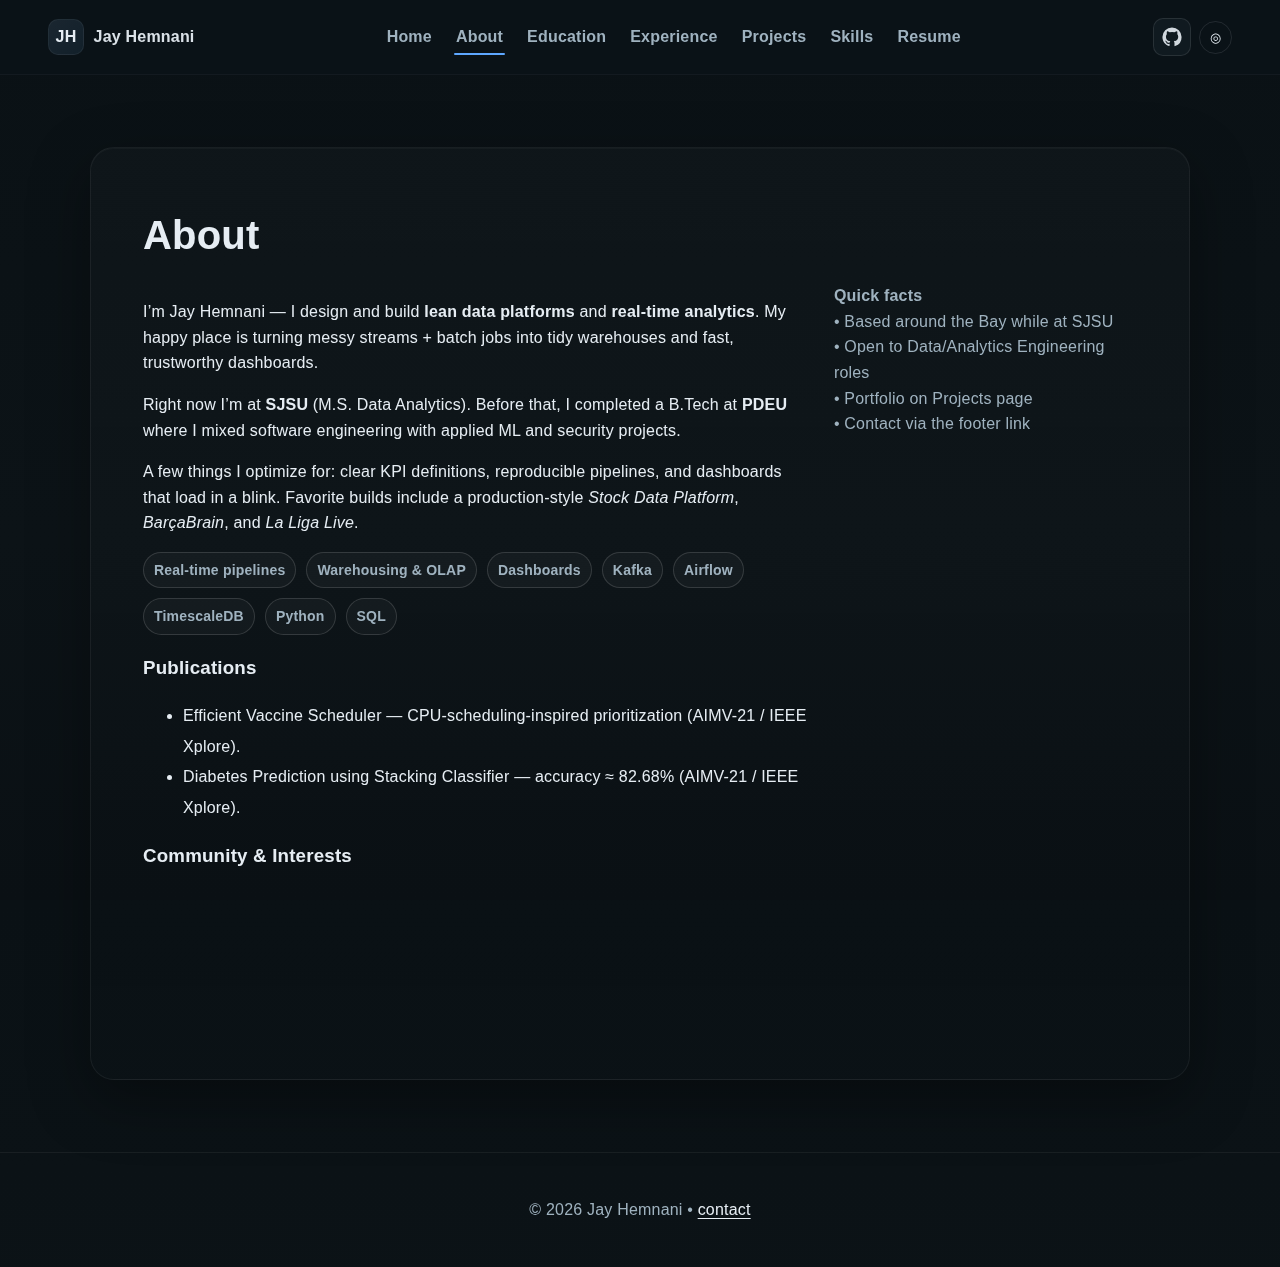
<file: about.html>
<!doctype html>
<html lang="en" data-theme="dark">
<head>
  <meta charset="utf-8"/><meta name="viewport" content="width=device-width, initial-scale=1"/>
  <title>About — Jay Hemnani</title>
  <meta name="description" content="About Jay Hemnani — data platforms & real-time analytics."/>
  <link rel="stylesheet" href="assets/style.css"/>
  <link rel="icon" href="data:image/svg+xml,%3Csvg xmlns='http://www.w3.org/2000/svg' viewBox='0 0 100 100'%3E%3Ctext y='0.82em' x='0' font-size='90'%3EJH%3C/text%3E%3C/svg%3E">
</head>
<body>
<header class="site-header">
  <a class="brand" href="index.html"><span class="brand-mark">JH</span><span class="brand-text">Jay&nbsp;Hemnani</span></a>
  <nav class="nav" aria-label="Primary">
    <button class="nav-toggle" aria-expanded="false" aria-controls="nav-list"><span class="sr-only">Menu</span><div class="burger"></div></button>
    <ul id="nav-list" class="nav-list">
      <li><a href="index.html">Home</a></li><li><a class="active" href="about.html">About</a></li>
      <li><a href="education.html">Education</a></li><li><a href="experience.html">Experience</a></li>
      <li><a href="projects.html">Projects</a></li><li><a href="skills.html">Skills</a></li><li><a href="resume.html">Resume</a></li>
    </ul>
  </nav>
  <div class="header-right">
    <a class="iconbtn" href="https://github.com/jay-hemnani" target="_blank" rel="noopener" aria-label="GitHub">
      <svg viewBox="0 0 24 24" aria-hidden="true"><path d="M12 .5A11.5 11.5 0 0 0 .5 12c0 5.08 3.29 9.39 7.86 10.9.58.11.79-.26.79-.58v-2.1c-3.2.7-3.88-1.37-3.88-1.37-.53-1.34-1.3-1.7-1.3-1.7-1.06-.72.08-.7.08-.7 1.17.08 1.78 1.2 1.78 1.2 1.04 1.77 2.74 1.26 3.41.96.11-.76.4-1.26.73-1.55-2.55-.29-5.24-1.28-5.24-5.68 0-1.25.44-2.27 1.17-3.07-.12-.29-.51-1.46.11-3.04 0 0 .97-.31 3.18 1.17a11 11 0 0 1 5.8 0c2.21-1.48 3.18-1.17 3.18-1.17.62 1.58.23 2.75.11 3.04.73.8 1.17 1.82 1.17 3.07 0 4.41-2.69 5.39-5.25 5.68.41.36.77 1.06.77 2.14v3.17c0 .33.21.7.8.58A11.51 11.51 0 0 0 23.5 12 11.5 11.5 0 0 0 12 .5z"/></svg>
    </a>
    <button id="themeBtn" class="theme-btn" aria-label="Toggle theme">◎</button>
  </div>
</header>

<main class="page">
  <article class="card">
    <h1 class="reveal">About</h1>
    <div class="two">
      <div>
        <p class="reveal">
          I’m Jay Hemnani — I design and build <strong>lean data platforms</strong> and <strong>real-time analytics</strong>.
          My happy place is turning messy streams + batch jobs into tidy warehouses and fast, trustworthy dashboards.
        </p>
        <p class="reveal">
          Right now I’m at <strong>SJSU</strong> (M.S. Data Analytics). Before that, I completed a B.Tech at
          <strong>PDEU</strong> where I mixed software engineering with applied ML and security projects.
        </p>
        <p class="reveal">
          A few things I optimize for: clear KPI definitions, reproducible pipelines, and dashboards that load in a blink.
          Favorite builds include a production-style <em>Stock Data Platform</em>, <em>BarçaBrain</em>, and
          <em>La Liga Live</em>.
        </p>

        <div class="pills reveal">
          <span>Real-time pipelines</span><span>Warehousing & OLAP</span><span>Dashboards</span>
          <span>Kafka</span><span>Airflow</span><span>TimescaleDB</span><span>Python</span><span>SQL</span>
        </div>

        <h3 class="reveal" style="margin-top:18px">Publications</h3>
        <ul class="check reveal">
          <li>Efficient Vaccine Scheduler — CPU-scheduling-inspired prioritization (AIMV-21 / IEEE Xplore).</li>
          <li>Diabetes Prediction using Stacking Classifier — accuracy ≈ 82.68% (AIMV-21 / IEEE Xplore).</li>
        </ul>

        <h3 class="reveal" style="margin-top:18px">Community & Interests</h3>
        <ul class="check reveal">
          <li>Volunteer: International Research Paper Conference at PDEU; Rural Internship — Diwaliben Trust.</li>
          <li>Graphics & events: AIMV, Cube-i-Cult, Society of Mathematics, Symmetry club.</li>
          <li>Sports & hobbies: Chess (state-level), speed-cubing (WCA), gaming, music, travel.</li>
        </ul>
      </div>

      <aside class="muted reveal">
        <strong>Quick facts</strong><br>
        • Based around the Bay while at SJSU<br>
        • Open to Data/Analytics Engineering roles<br>
        • Portfolio on Projects page<br>
        • Contact via the footer link
      </aside>
    </div>
  </article>
</main>

<footer class="site-footer">
  <p>© <span id="year"></span> Jay Hemnani • <a href="mailto:jodnani10@gmail.com">contact</a></p>
</footer>

<script src="assets/app.js"></script>
</body>
</html>
</file>
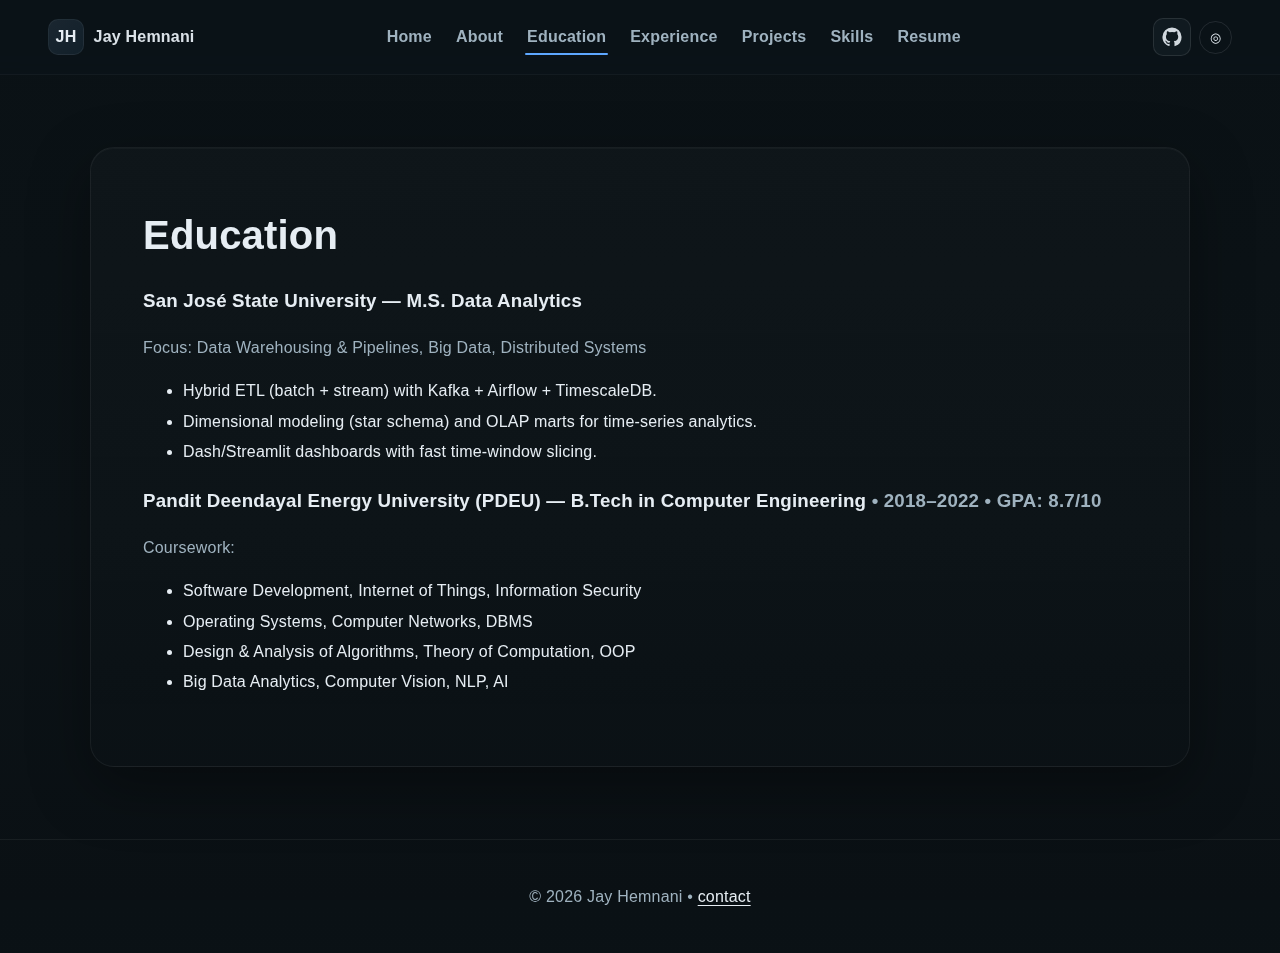
<file: education.html>
<!doctype html>
<html lang="en" data-theme="dark">
<head>
  <meta charset="utf-8"/><meta name="viewport" content="width=device-width, initial-scale=1"/>
  <title>Education — Jay Hemnani</title>
  <link rel="stylesheet" href="assets/style.css"/>
  <link rel="icon" href="data:image/svg+xml,%3Csvg xmlns='http://www.w3.org/2000/svg' viewBox='0 0 100 100'%3E%3Ctext y='0.82em' x='0' font-size='90'%3EJH%3C/text%3E%3C/svg%3E">
</head>
<body>
<header class="site-header">
  <a class="brand" href="index.html"><span class="brand-mark">JH</span><span class="brand-text">Jay&nbsp;Hemnani</span></a>
  <nav class="nav" aria-label="Primary">
    <button class="nav-toggle" aria-expanded="false" aria-controls="nav-list"><span class="sr-only">Menu</span><div class="burger"></div></button>
    <ul id="nav-list" class="nav-list">
      <li><a href="index.html">Home</a></li><li><a href="about.html">About</a></li>
      <li><a class="active" href="education.html">Education</a></li><li><a href="experience.html">Experience</a></li>
      <li><a href="projects.html">Projects</a></li><li><a href="skills.html">Skills</a></li><li><a href="resume.html">Resume</a></li>
    </ul>
  </nav>
  <div class="header-right">
    <a class="iconbtn" href="https://github.com/jay-hemnani" target="_blank" rel="noopener" aria-label="GitHub">
      <svg viewBox="0 0 24 24" aria-hidden="true"><path d="M12 .5A11.5 11.5 0 0 0 .5 12c0 5.08 3.29 9.39 7.86 10.9.58.11.79-.26.79-.58v-2.1c-3.2.7-3.88-1.37-3.88-1.37-.53-1.34-1.3-1.7-1.3-1.7-1.06-.72.08-.7.08-.7 1.17.08 1.78 1.2 1.78 1.2 1.04 1.77 2.74 1.26 3.41.96.11-.76.4-1.26.73-1.55-2.55-.29-5.24-1.28-5.24-5.68 0-1.25.44-2.27 1.17-3.07-.12-.29-.51-1.46.11-3.04 0 0 .97-.31 3.18 1.17a11 11 0 0 1 5.8 0c2.21-1.48 3.18-1.17 3.18-1.17.62 1.58.23 2.75.11 3.04.73.8 1.17 1.82 1.17 3.07 0 4.41-2.69 5.39-5.25 5.68.41.36.77 1.06.77 2.14v3.17c0 .33.21.7.8.58A11.51 11.51 0 0 0 23.5 12 11.5 11.5 0 0 0 12 .5z"/></svg>
    </a>
    <button id="themeBtn" class="theme-btn" aria-label="Toggle theme">◎</button>
  </div>
</header>

<main class="page">
  <section class="card">
    <h1 class="reveal">Education</h1>

    <div class="reveal">
      <h3>San José State University — M.S. Data Analytics</h3>
      <p class="muted">Focus: Data Warehousing & Pipelines, Big Data, Distributed Systems</p>
      <ul class="check">
        <li>Hybrid ETL (batch + stream) with Kafka + Airflow + TimescaleDB.</li>
        <li>Dimensional modeling (star schema) and OLAP marts for time-series analytics.</li>
        <li>Dash/Streamlit dashboards with fast time-window slicing.</li>
      </ul>
    </div>

    <div class="reveal" style="margin-top:18px">
      <h3>Pandit Deendayal Energy University (PDEU) — B.Tech in Computer Engineering
        <span class="muted"> • 2018–2022 • GPA: 8.7/10</span></h3>
      <p class="muted">Coursework:</p>
      <ul class="check">
        <li>Software Development, Internet of Things, Information Security</li>
        <li>Operating Systems, Computer Networks, DBMS</li>
        <li>Design & Analysis of Algorithms, Theory of Computation, OOP</li>
        <li>Big Data Analytics, Computer Vision, NLP, AI</li>
      </ul>
    </div>
  </section>
</main>

<footer class="site-footer">
  <p>© <span id="year"></span> Jay Hemnani • <a href="mailto:jodnani10@gmail.com">contact</a></p>
</footer>

<script src="assets/app.js"></script>
</body>
</html>
</file>
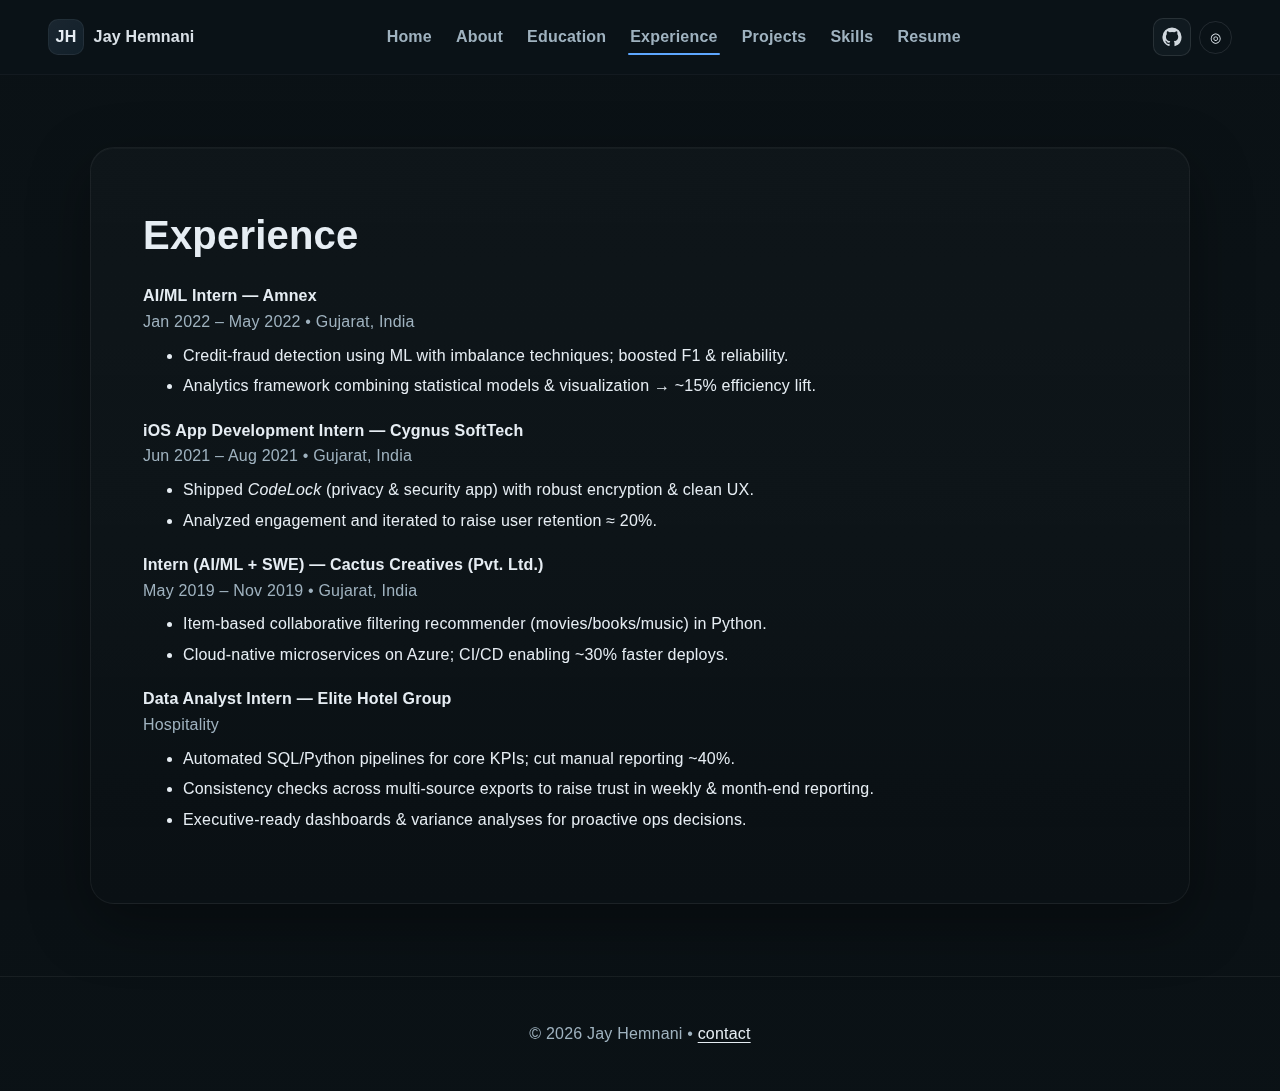
<file: experience.html>
<!doctype html>
<html lang="en" data-theme="dark">
<head>
  <meta charset="utf-8"/><meta name="viewport" content="width=device-width, initial-scale=1"/>
  <title>Experience — Jay Hemnani</title>
  <link rel="stylesheet" href="assets/style.css"/>
  <link rel="icon" href="data:image/svg+xml,%3Csvg xmlns='http://www.w3.org/2000/svg' viewBox='0 0 100 100'%3E%3Ctext y='0.82em' x='0' font-size='90'%3EJH%3C/text%3E%3C/svg%3E">
</head>
<body>
<header class="site-header">
  <a class="brand" href="index.html"><span class="brand-mark">JH</span><span class="brand-text">Jay&nbsp;Hemnani</span></a>
  <nav class="nav" aria-label="Primary">
    <button class="nav-toggle" aria-expanded="false" aria-controls="nav-list"><span class="sr-only">Menu</span><div class="burger"></div></button>
    <ul id="nav-list" class="nav-list">
      <li><a href="index.html">Home</a></li><li><a href="about.html">About</a></li><li><a href="education.html">Education</a></li>
      <li><a class="active" href="experience.html">Experience</a></li><li><a href="projects.html">Projects</a></li>
      <li><a href="skills.html">Skills</a></li><li><a href="resume.html">Resume</a></li>
    </ul>
  </nav>
  <div class="header-right">
    <a class="iconbtn" href="https://github.com/jay-hemnani" target="_blank" rel="noopener" aria-label="GitHub">
      <svg viewBox="0 0 24 24" aria-hidden="true"><path d="M12 .5A11.5 11.5 0 0 0 .5 12c0 5.08 3.29 9.39 7.86 10.9.58.11.79-.26.79-.58v-2.1c-3.2.7-3.88-1.37-3.88-1.37-.53-1.34-1.3-1.7-1.3-1.7-1.06-.72.08-.7.08-.7 1.17.08 1.78 1.2 1.78 1.2 1.04 1.77 2.74 1.26 3.41.96.11-.76.4-1.26.73-1.55-2.55-.29-5.24-1.28-5.24-5.68 0-1.25.44-2.27 1.17-3.07-.12-.29-.51-1.46.11-3.04 0 0 .97-.31 3.18 1.17a11 11 0 0 1 5.8 0c2.21-1.48 3.18-1.17 3.18-1.17.62 1.58.23 2.75.11 3.04.73.8 1.17 1.82 1.17 3.07 0 4.41-2.69 5.39-5.25 5.68.41.36.77 1.06.77 2.14v3.17c0 .33.21.7.8.58A11.51 11.51 0 0 0 23.5 12 11.5 11.5 0 0 0 12 .5z"/></svg>
    </a>
    <button id="themeBtn" class="theme-btn" aria-label="Toggle theme">◎</button>
  </div>
</header>

<main class="page">
  <section class="card">
    <h1 class="reveal">Experience</h1>

    <article class="reveal">
      <div class="role">AI/ML Intern — Amnex</div>
      <div class="submeta">Jan 2022 – May 2022 • Gujarat, India</div>
      <ul class="bullets">
        <li>Credit-fraud detection using ML with imbalance techniques; boosted F1 & reliability.</li>
        <li>Analytics framework combining statistical models & visualization → ~15% efficiency lift.</li>
      </ul>
    </article>

    <article class="reveal">
      <div class="role">iOS App Development Intern — Cygnus SoftTech</div>
      <div class="submeta">Jun 2021 – Aug 2021 • Gujarat, India</div>
      <ul class="bullets">
        <li>Shipped <em>CodeLock</em> (privacy & security app) with robust encryption & clean UX.</li>
        <li>Analyzed engagement and iterated to raise user retention ≈ 20%.</li>
      </ul>
    </article>

    <article class="reveal">
      <div class="role">Intern (AI/ML + SWE) — Cactus Creatives (Pvt. Ltd.)</div>
      <div class="submeta">May 2019 – Nov 2019 • Gujarat, India</div>
      <ul class="bullets">
        <li>Item-based collaborative filtering recommender (movies/books/music) in Python.</li>
        <li>Cloud-native microservices on Azure; CI/CD enabling ~30% faster deploys.</li>
      </ul>
    </article>

    <!-- Keep the internship you specified earlier -->
    <article class="reveal">
      <div class="role">Data Analyst Intern — Elite Hotel Group</div>
      <div class="submeta">Hospitality</div>
      <ul class="bullets">
        <li>Automated SQL/Python pipelines for core KPIs; cut manual reporting ~40%.</li>
        <li>Consistency checks across multi-source exports to raise trust in weekly & month-end reporting.</li>
        <li>Executive-ready dashboards & variance analyses for proactive ops decisions.</li>
      </ul>
    </article>
  </section>
</main>

<footer class="site-footer">
  <p>© <span id="year"></span> Jay Hemnani • <a href="mailto:jodnani10@gmail.com">contact</a></p>
</footer>

<script src="assets/app.js"></script>
</body>
</html>
</file>
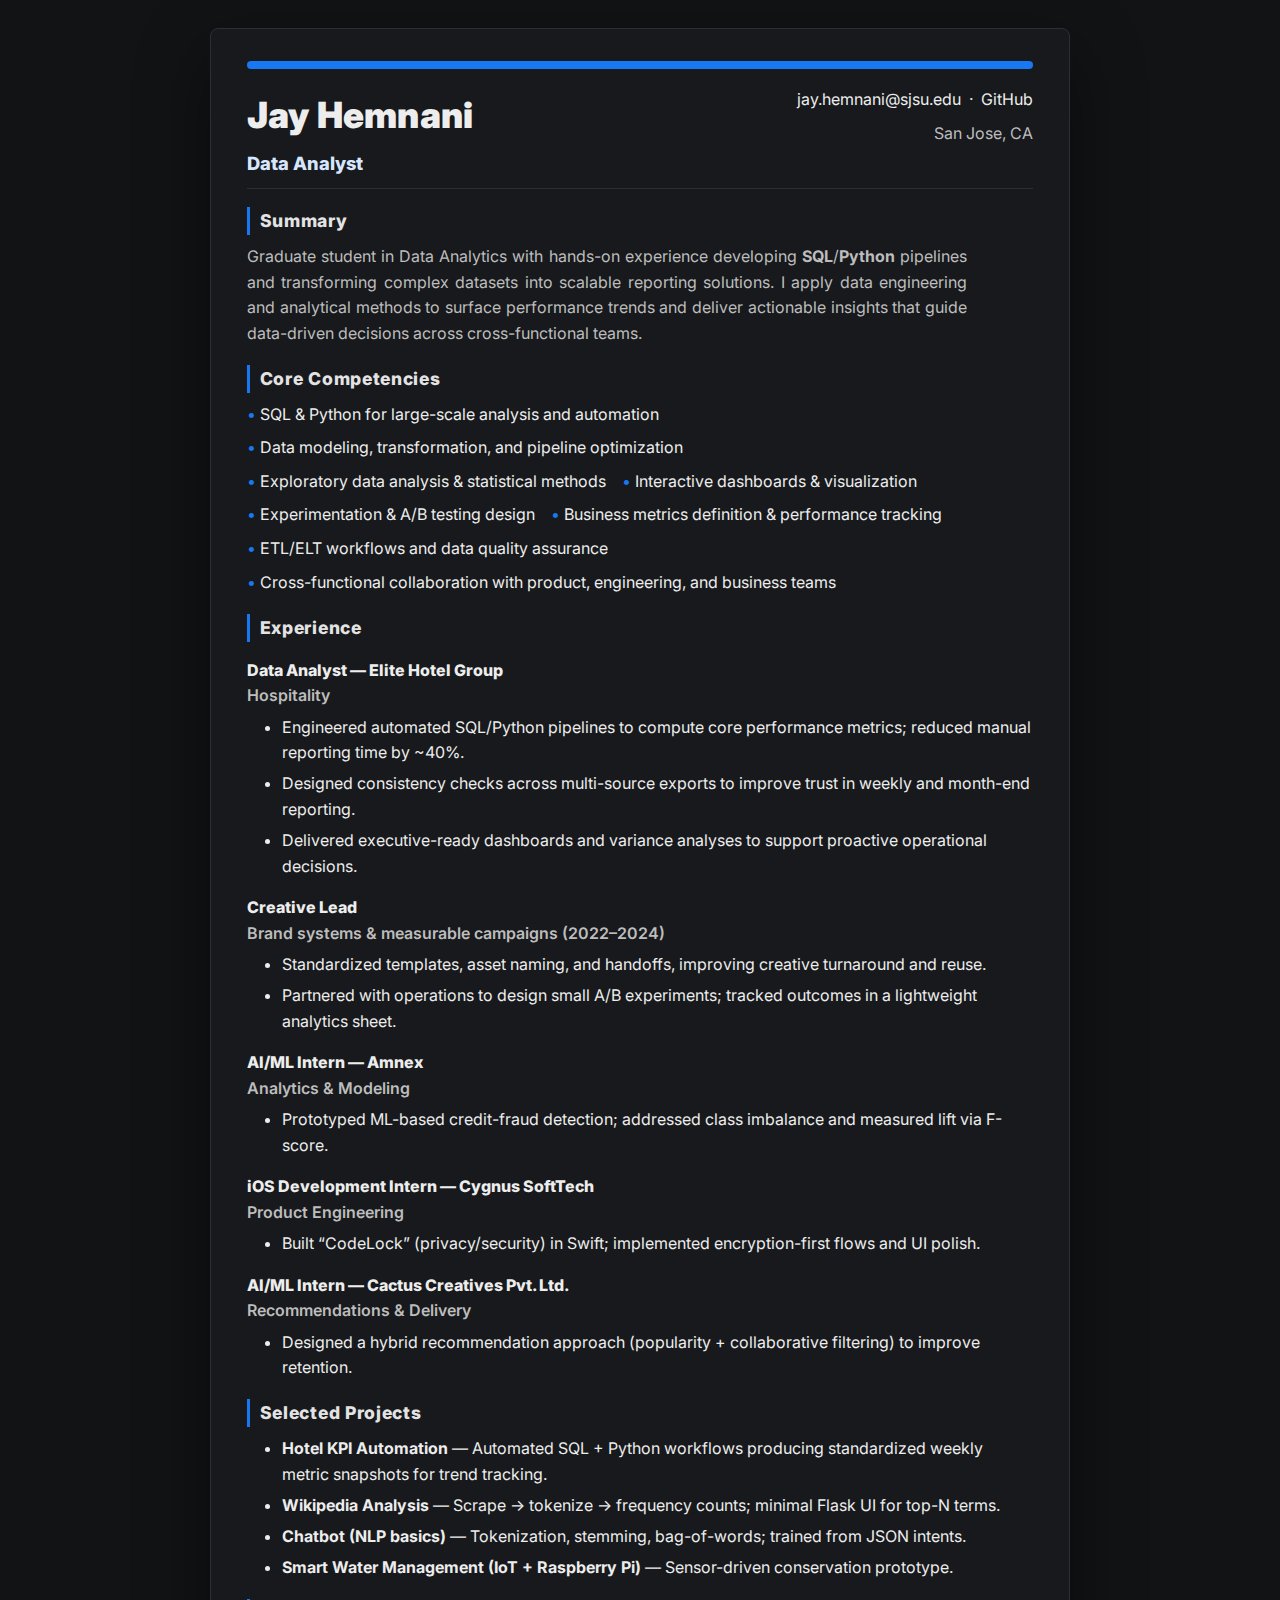
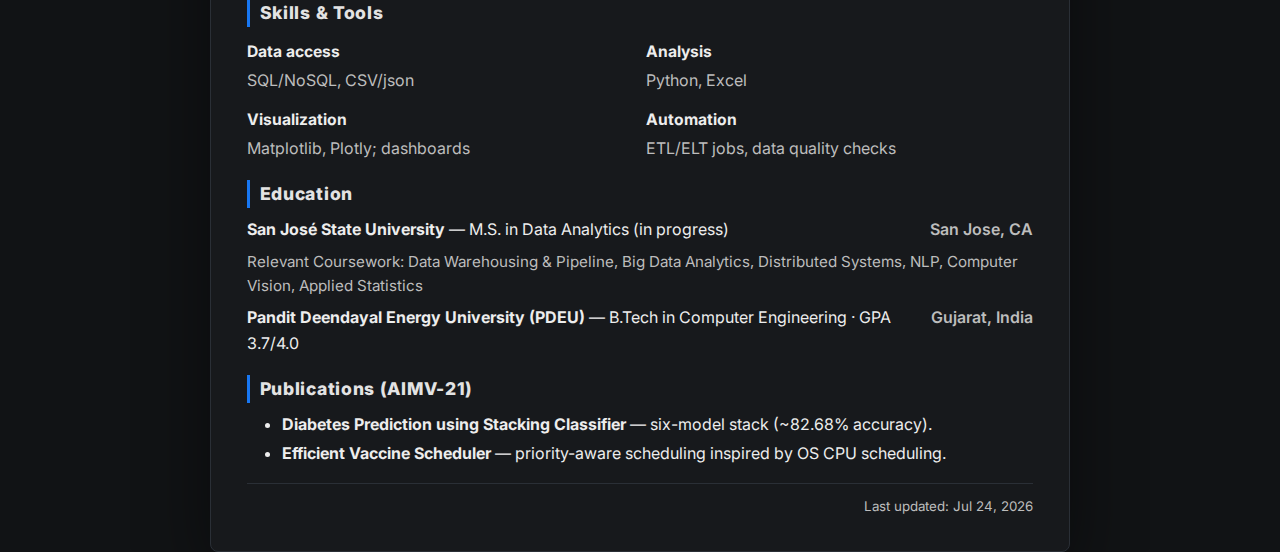
<file: index_da.html>
<!-- index.html -->
<!DOCTYPE html>
<html lang="en">
<head>
  <meta charset="UTF-8" />
  <meta name="viewport" content="width=device-width, initial-scale=1" />
  <title>Jay Hemnani — Data Analyst</title>
  <meta name="description" content="Data Analyst specializing in SQL/Python analytics, scalable reporting, and automation. M.S. Data Analytics @ SJSU." />
  <meta name="theme-color" content="#111315" />
  <link rel="canonical" href="https://www.jayhemnani.me/" />

  <!-- Open Graph -->
  <meta property="og:title" content="Jay Hemnani — Data Analyst" />
  <meta property="og:description" content="SQL/Python • scalable pipelines • analytics & reporting automation. M.S. Data Analytics @ SJSU." />
  <meta property="og:type" content="website" />
  <meta property="og:url" content="https://www.jayhemnani.me/" />
  <meta property="og:image" content="/og-image.png" />
  <meta name="twitter:card" content="summary_large_image" />

  <link rel="icon" href="/favicon.ico" />
  <link rel="preconnect" href="https://fonts.googleapis.com" />
  <link rel="preconnect" href="https://fonts.gstatic.com" crossorigin />
  <link href="https://fonts.googleapis.com/css2?family=Inter:wght@400;600;800;900&display=swap" rel="stylesheet" />
    <!-- in <head> of index_da.html -->
  <link rel="stylesheet" href="style_da.css" />
</head>
<body>
  <a class="skip-link" href="#content">Skip to content</a>

  <main id="content" class="sheet" role="document" aria-label="Resume">
    <div class="top-accent" aria-hidden="true"></div>

    <!-- Header -->
    <header class="resume-header">
      <div>
        <h1 class="name">Jay Hemnani</h1>
        <p class="tagline">Data Analyst</p>
      </div>
      <address class="contact" aria-label="Contact">
        <a href="mailto:jay.hemnani@sjsu.edu" class="contact-link">jay.hemnani@sjsu.edu</a>
        <span>·</span>
        <a href="https://github.com/jeyhemnani99" target="_blank" rel="noopener" class="contact-link">GitHub</a>
        <div class="location">San Jose, CA</div>
      </address>
    </header>

    <!-- Summary -->
    <section class="section">
      <h2 class="section-title">Summary</h2>
      <p class="lede">
        Graduate student in Data Analytics with hands-on experience developing <b>SQL</b>/<b>Python</b> pipelines and transforming complex datasets into scalable reporting solutions. I apply data engineering and analytical methods to surface performance trends and deliver actionable insights that guide data-driven decisions across cross-functional teams.
      </p>
    </section>

    <!-- Core Competencies -->
    <section class="section">
      <h2 class="section-title">Core Competencies</h2>
      <ul class="inline-list">
        <li>SQL & Python for large-scale analysis and automation </li>
        <li>Data modeling, transformation, and pipeline optimization </li>
        <li>Exploratory data analysis & statistical methods </li>
        <li>Interactive dashboards & visualization </li>
        <li>Experimentation & A/B testing design </li>
        <li>Business metrics definition & performance tracking </li>
        <li>ETL/ELT workflows and data quality assurance </li>
        <li>Cross-functional collaboration with product, engineering, and business teams </li>
      </ul>
    </section>

    <!-- Experience -->
    <section class="section">
      <h2 class="section-title">Experience</h2>

      <article class="item">
        <header class="item-head">
          <div>
            <div class="role">Data Analyst — Elite Hotel Group</div>
            <div class="submeta">Hospitality</div>
          </div>
        </header>
        <ul class="bullets">
          <li>Engineered automated SQL/Python pipelines to compute core performance metrics; reduced manual reporting time by ~40%.</li>
          <li>Designed consistency checks across multi-source exports to improve trust in weekly and month-end reporting.</li>
          <li>Delivered executive-ready dashboards and variance analyses to support proactive operational decisions.</li>
        </ul>
      </article>

      <article class="item">
        <header class="item-head">
          <div>
            <div class="role">Creative Lead</div>
            <div class="submeta">Brand systems & measurable campaigns (2022–2024)</div>
          </div>
        </header>
        <ul class="bullets">
          <li>Standardized templates, asset naming, and handoffs, improving creative turnaround and reuse.</li>
          <li>Partnered with operations to design small A/B experiments; tracked outcomes in a lightweight analytics sheet.</li>
        </ul>
      </article>

      <article class="item">
        <header class="item-head">
          <div>
            <div class="role">AI/ML Intern — Amnex</div>
            <div class="submeta">Analytics & Modeling</div>
          </div>
        </header>
        <ul class="bullets">
          <li>Prototyped ML-based credit-fraud detection; addressed class imbalance and measured lift via F-score.</li>
        </ul>
      </article>

      <article class="item">
        <header class="item-head">
          <div>
            <div class="role">iOS Development Intern — Cygnus SoftTech</div>
            <div class="submeta">Product Engineering</div>
          </div>
        </header>
        <ul class="bullets">
          <li>Built “CodeLock” (privacy/security) in Swift; implemented encryption-first flows and UI polish.</li>
        </ul>
      </article>

      <article class="item">
        <header class="item-head">
          <div>
            <div class="role">AI/ML Intern — Cactus Creatives Pvt. Ltd.</div>
            <div class="submeta">Recommendations & Delivery</div>
          </div>
        </header>
        <ul class="bullets">
          <li>Designed a hybrid recommendation approach (popularity + collaborative filtering) to improve retention.</li>
        </ul>
      </article>
    </section>

    <!-- Projects -->
    <section class="section">
      <h2 class="section-title">Selected Projects</h2>
      <ul class="bullets">
        <li><b>Hotel KPI Automation</b> — Automated SQL + Python workflows producing standardized weekly metric snapshots for trend tracking.</li>
        <li><b>Wikipedia Analysis</b> — Scrape → tokenize → frequency counts; minimal Flask UI for top-N terms.</li>
        <li><b>Chatbot (NLP basics)</b> — Tokenization, stemming, bag-of-words; trained from JSON intents.</li>
        <li><b>Smart Water Management (IoT + Raspberry Pi)</b> — Sensor-driven conservation prototype.</li>
      </ul>
    </section>

    <!-- Skills -->
    <section class="section">
      <h2 class="section-title">Skills & Tools</h2>
      <div class="cols">
        <div>
          <h3>Data access</h3>
          <p>SQL/NoSQL, CSV/json</p>
        </div>
        <div>
          <h3>Analysis</h3>
          <p>Python, Excel</p>
        </div>
        <div>
          <h3>Visualization</h3>
          <p>Matplotlib, Plotly; dashboards</p>
        </div>
        <div>
          <h3>Automation</h3>
          <p>ETL/ELT jobs, data quality checks</p>
        </div>
      </div>
    </section>

    <!-- Education -->
    <section class="section">
      <h2 class="section-title">Education</h2>
      <div class="edu">
        <div class="edu-row">
          <div><b>San José State University</b> — M.S. in Data Analytics (in progress)</div>
          <div class="meta">San Jose, CA</div>
        </div>
        <div class="edu-row sub">
          <div>Relevant Coursework: Data Warehousing & Pipeline, Big Data Analytics, Distributed Systems, NLP, Computer Vision, Applied Statistics</div>
        </div>
        <div class="edu-row">
          <div><b>Pandit Deendayal Energy University (PDEU)</b> — B.Tech in Computer Engineering · GPA 3.7/4.0</div>
          <div class="meta">Gujarat, India</div>
        </div>
      </div>
    </section>

    <!-- Publications -->
    <section class="section">
      <h2 class="section-title">Publications (AIMV-21)</h2>
      <ul class="bullets compact">
        <li><b>Diabetes Prediction using Stacking Classifier</b> — six-model stack (~82.68% accuracy).</li>
        <li><b>Efficient Vaccine Scheduler</b> — priority-aware scheduling inspired by OS CPU scheduling.</li>
      </ul>
    </section>

    <footer class="footer">
      <small>Last updated: <time id="last-updated" datetime=""></time></small>
    </footer>
  </main>

  <script src="script_da.js" defer></script>

  <script type="application/ld+json">
  {
    "@context": "https://schema.org",
    "@type": "Person",
    "name": "Jay Hemnani",
    "jobTitle": "Data Analyst",
    "email": "mailto:jay.hemnani@sjsu.edu",
    "address": { "@type": "PostalAddress", "addressLocality": "San Jose", "addressRegion": "CA", "addressCountry": "US" },
    "url": "https://www.jayhemnani.me",
    "sameAs": ["https://github.com/jeyhemnani99"]
  }
  </script>
</body>
</html>
</file>
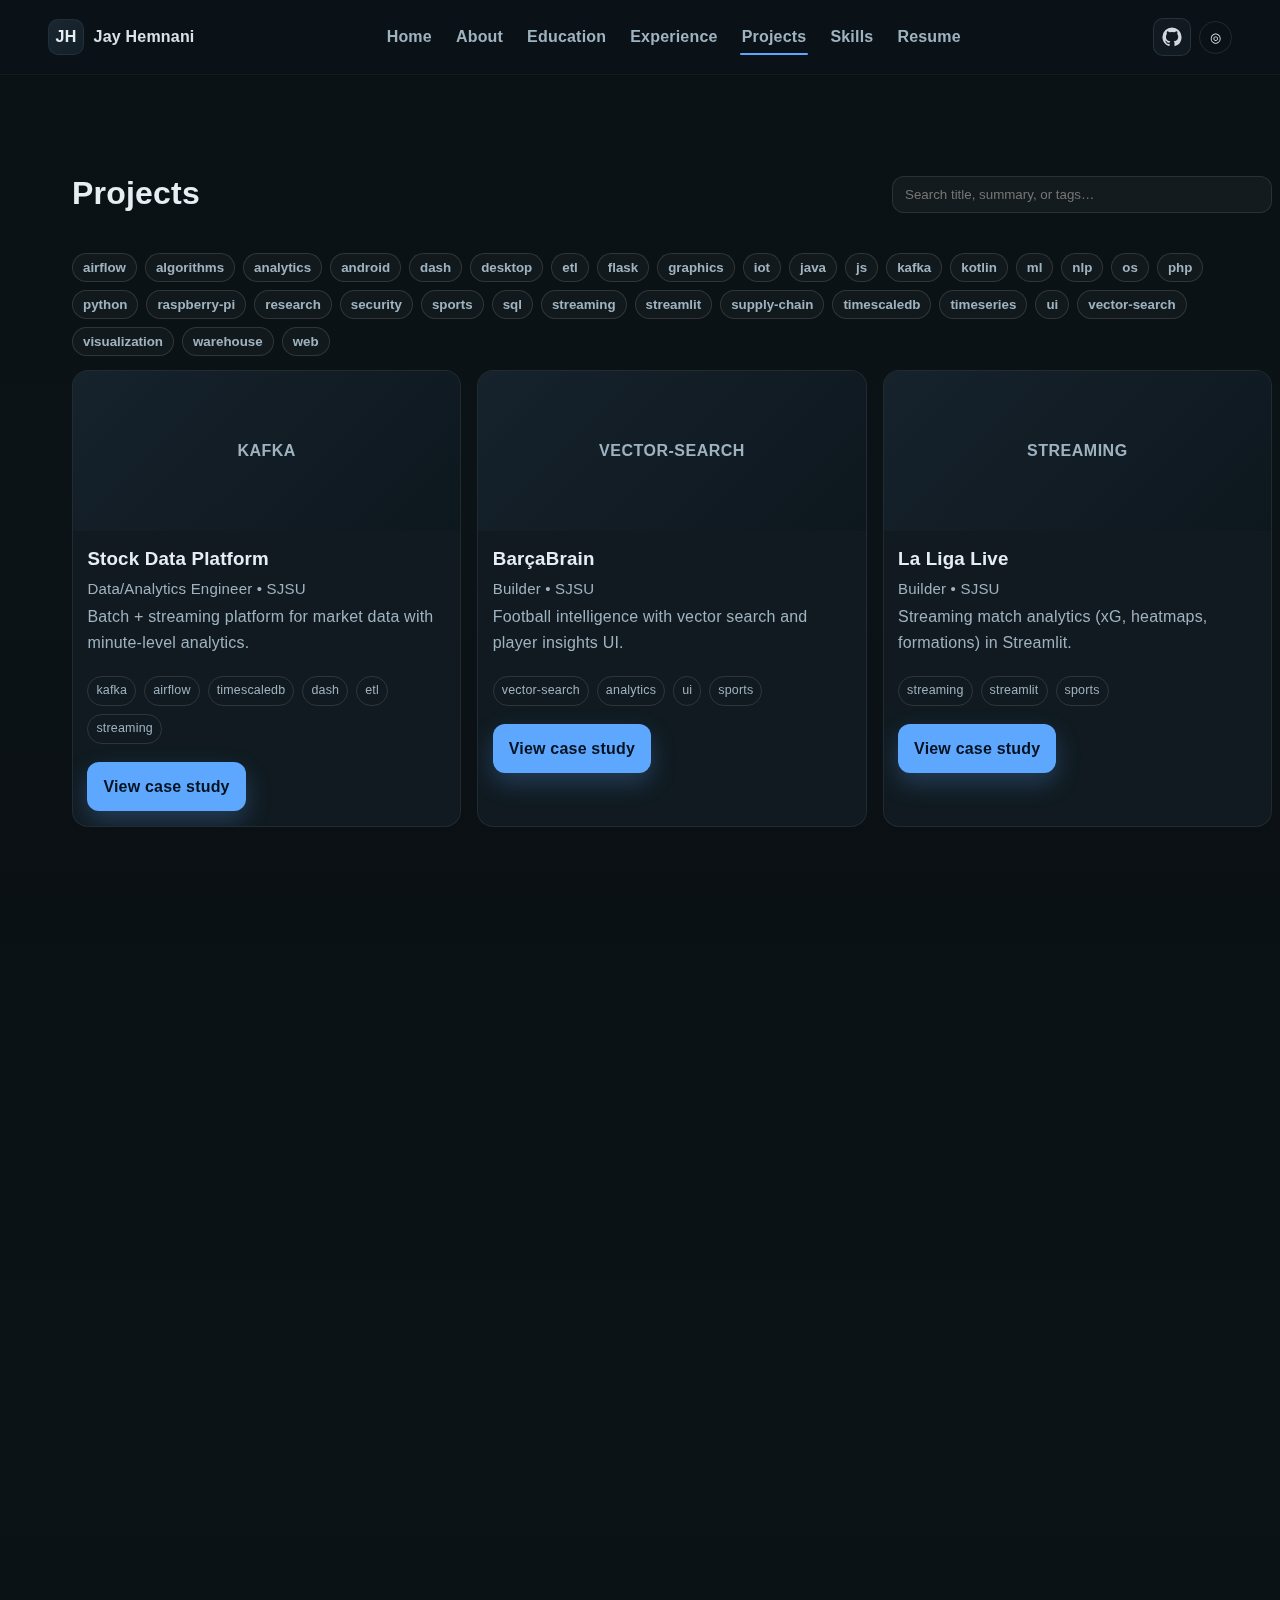
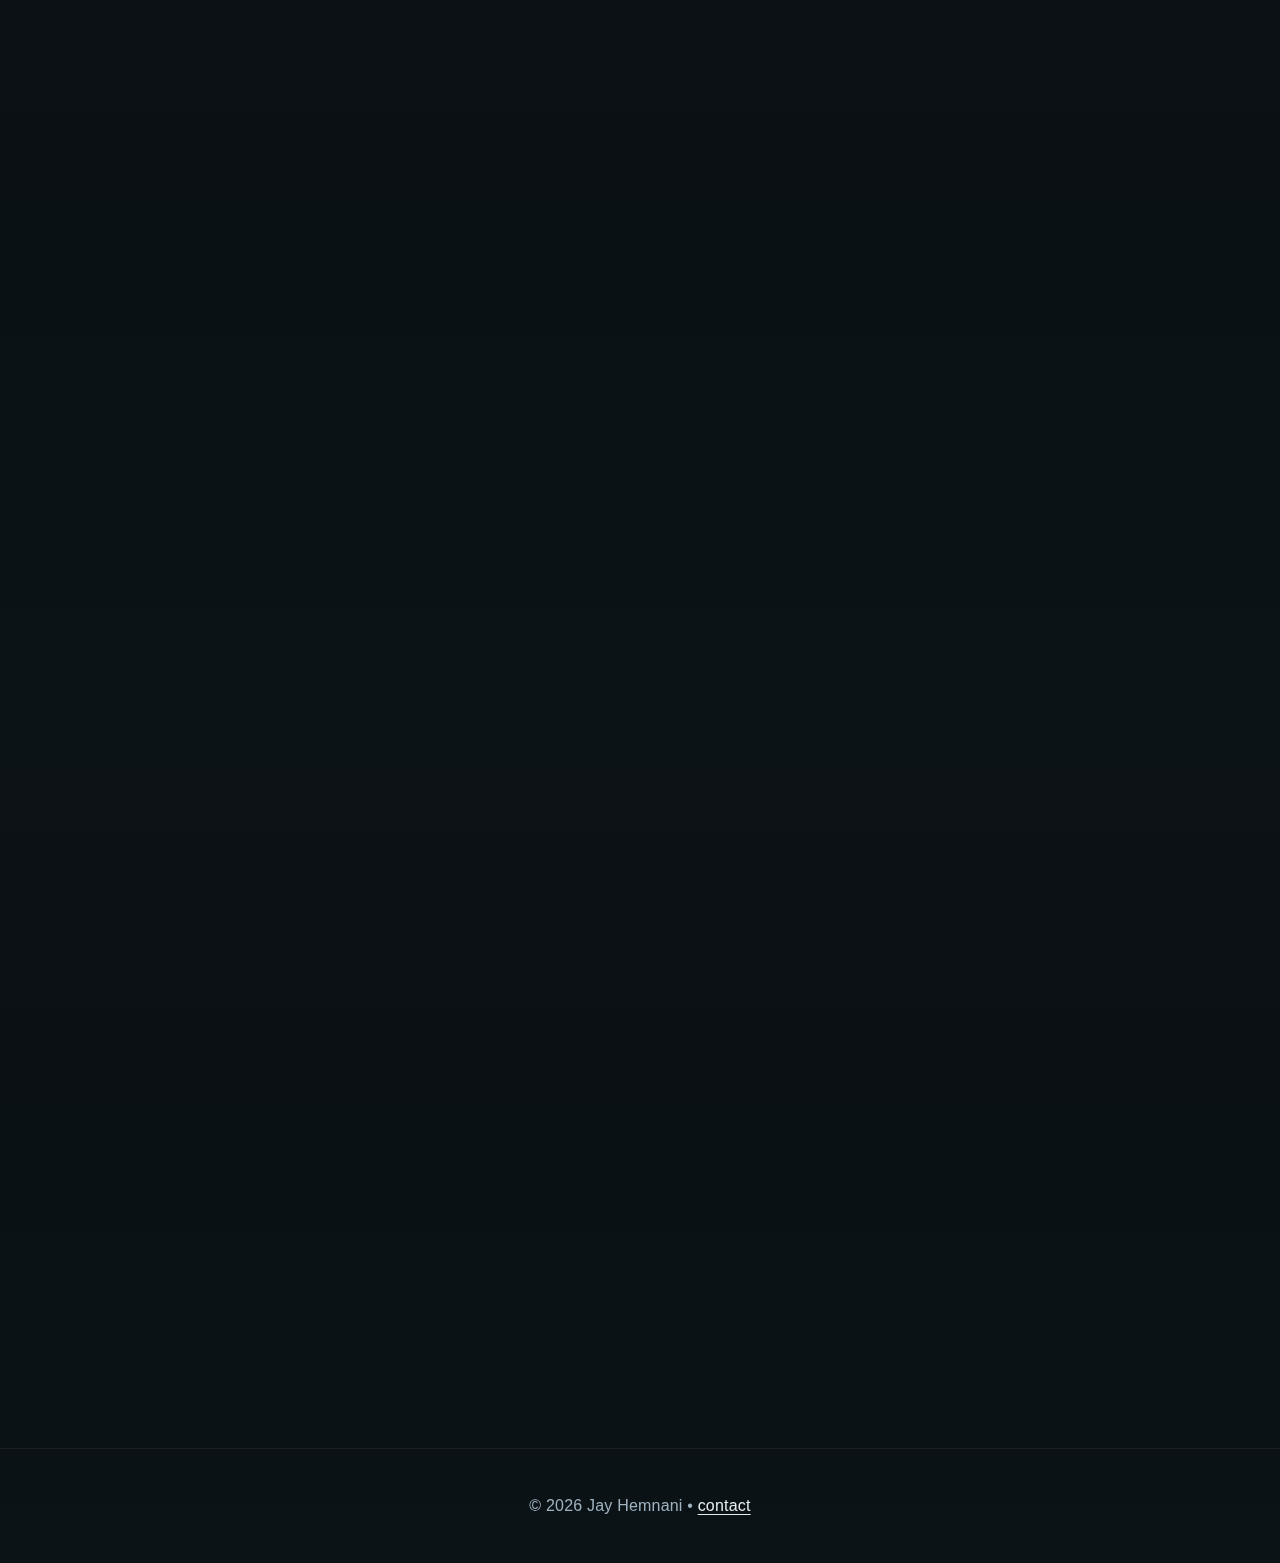
<file: projects.html>
<!doctype html>
<html lang="en" data-theme="dark">
<head>
  <meta charset="utf-8"/><meta name="viewport" content="width=device-width, initial-scale=1"/>
  <title>Projects — Jay Hemnani</title>
  <link rel="stylesheet" href="assets/style.css"/>
  <link rel="icon" href="data:image/svg+xml,%3Csvg xmlns='http://www.w3.org/2000/svg' viewBox='0 0 100 100'%3E%3Ctext y='0.82em' x='0' font-size='90'%3EJH%3C/text%3E%3C/svg%3E">
</head>
<body>
<header class="site-header">
  <a class="brand" href="index.html"><span class="brand-mark">JH</span><span class="brand-text">Jay&nbsp;Hemnani</span></a>
  <nav class="nav" aria-label="Primary">
    <button class="nav-toggle" aria-expanded="false" aria-controls="nav-list"><span class="sr-only">Menu</span><div class="burger"></div></button>
    <ul id="nav-list" class="nav-list">
      <li><a href="index.html">Home</a></li>
      <li><a href="about.html">About</a></li>
      <li><a href="education.html">Education</a></li>
      <li><a href="experience.html">Experience</a></li>
      <li><a class="active" href="projects.html">Projects</a></li>
      <li><a href="skills.html">Skills</a></li>
      <li><a href="resume.html">Resume</a></li>
    </ul>
  </nav>
  <div class="header-right">
    <a class="iconbtn" href="https://github.com/jay-hemnani" target="_blank" rel="noopener" aria-label="GitHub">
      <svg viewBox="0 0 24 24" aria-hidden="true"><path d="M12 .5A11.5 11.5 0 0 0 .5 12c0 5.08 3.29 9.39 7.86 10.9.58.11.79-.26.79-.58v-2.1c-3.2.7-3.88-1.37-3.88-1.37-.53-1.34-1.3-1.7-1.3-1.7-1.06-.72.08-.7.08-.7 1.17.08 1.78 1.2 1.78 1.2 1.04 1.77 2.74 1.26 3.41.96.11-.76.4-1.26.73-1.55-2.55-.29-5.24-1.28-5.24-5.68 0-1.25.44-2.27 1.17-3.07-.12-.29-.51-1.46.11-3.04 0 0 .97-.31 3.18 1.17a11 11 0 0 1 5.8 0c2.21-1.48 3.18-1.17 3.18-1.17.62 1.58.23 2.75.11 3.04.73.8 1.17 1.82 1.17 3.07 0 4.41-2.69 5.39-5.25 5.68.41.36.77 1.06.77 2.14v3.17c0 .33.21 .7.8 .58A11.51 11.51 0 0 0 23.5 12 11.5 11.5 0 0 0 12 .5z"/></svg>
    </a>
    <button id="themeBtn" class="theme-btn" aria-label="Toggle theme">◎</button>
  </div>
</header>

<main class="page">
  <div class="wrap">
    <div class="head">
      <h1>Projects</h1>
      <div class="search"><input id="q" type="search" placeholder="Search title, summary, or tags…"></div>
      <div class="tags" id="tags" aria-label="Filter by tag"></div>
    </div>

    <div id="grid" class="grid"></div>
  </div>
</main>

<!-- Case-study modal -->
<div id="modal" role="dialog" aria-modal="true" aria-labelledby="mTitle">
  <div class="modal-box">
    <header>
      <div id="mTitle" class="modal-title">Project</div>
      <button id="mClose" class="btn ghost">Close</button>
    </header>
    <!-- dynamic -->
  </div>
</div>

<footer class="site-footer">
  <p>© <span id="year"></span> Jay Hemnani • <a href="mailto:jodnani10@gmail.com">contact</a></p>
</footer>

<script src="assets/app.js"></script>
<script src="assets/projects-data.js"></script>
<script src="assets/projects.js"></script>
</body>
</html>
</file>
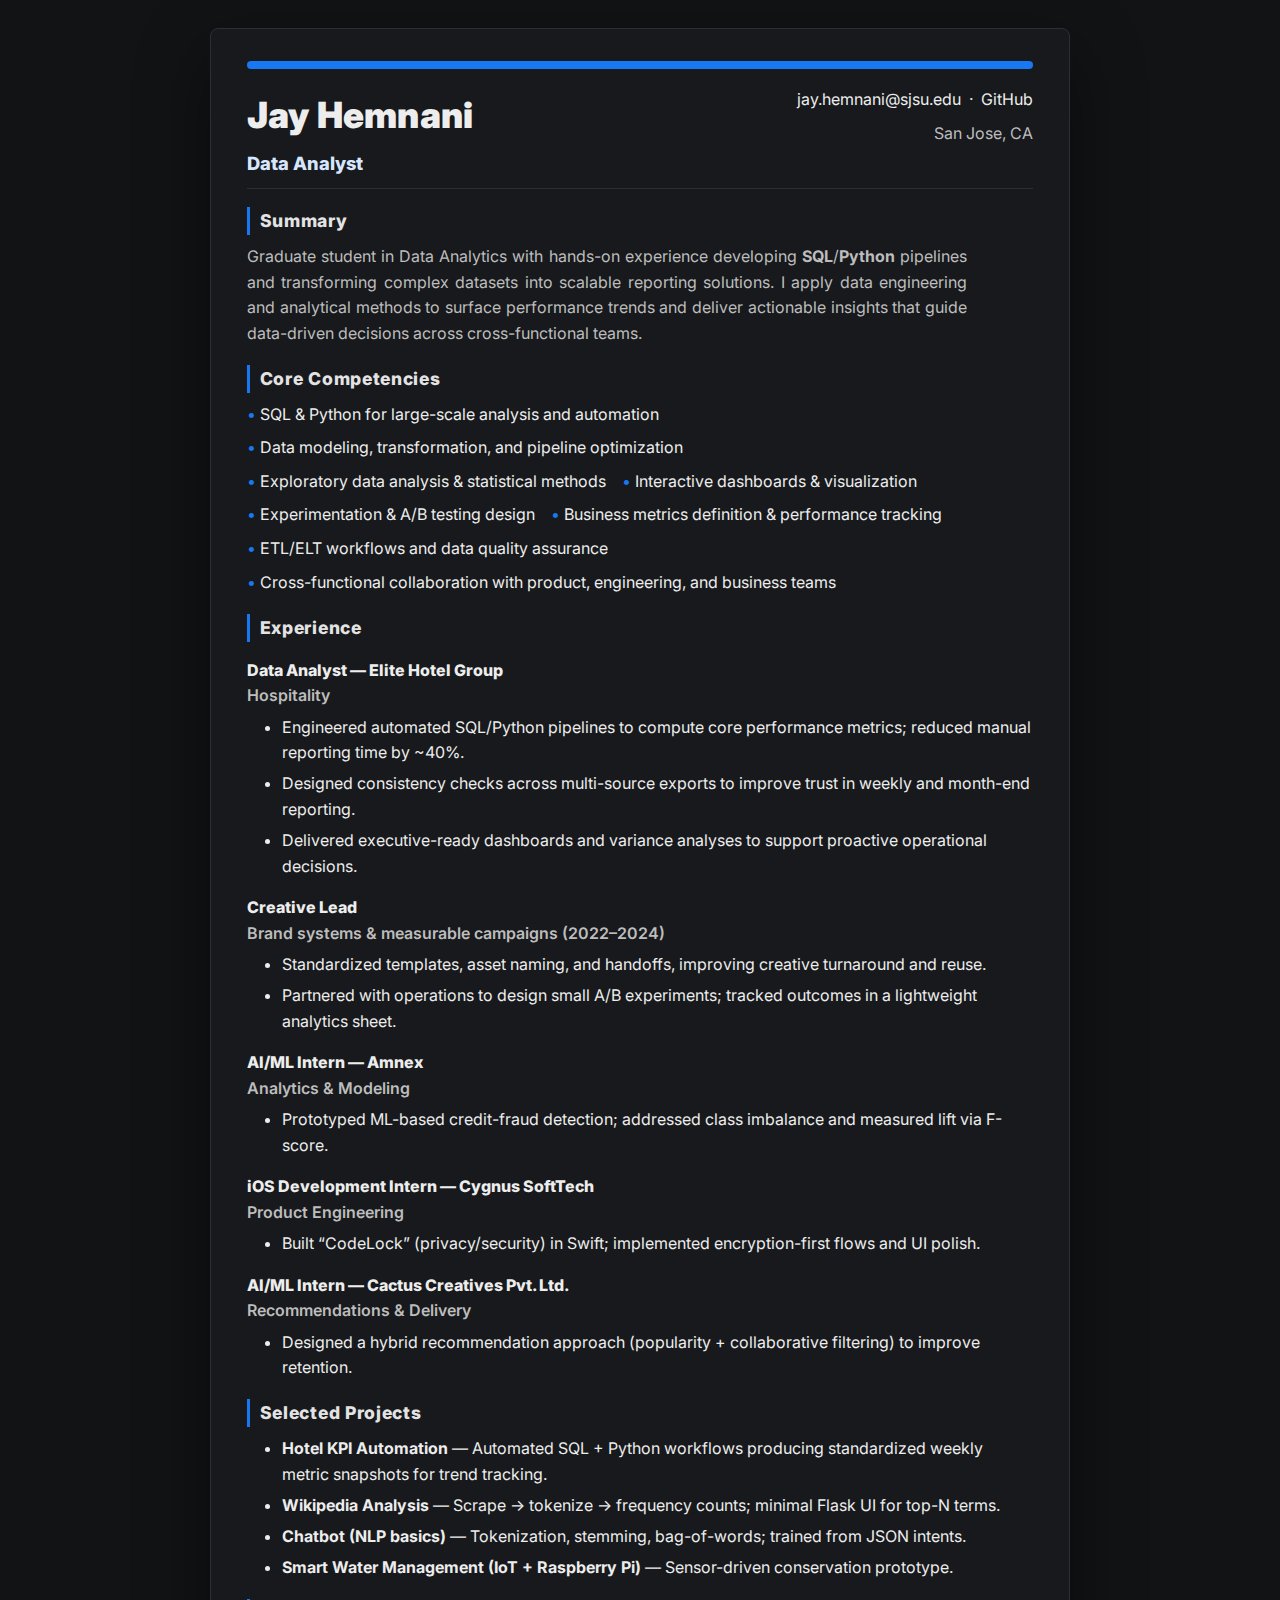
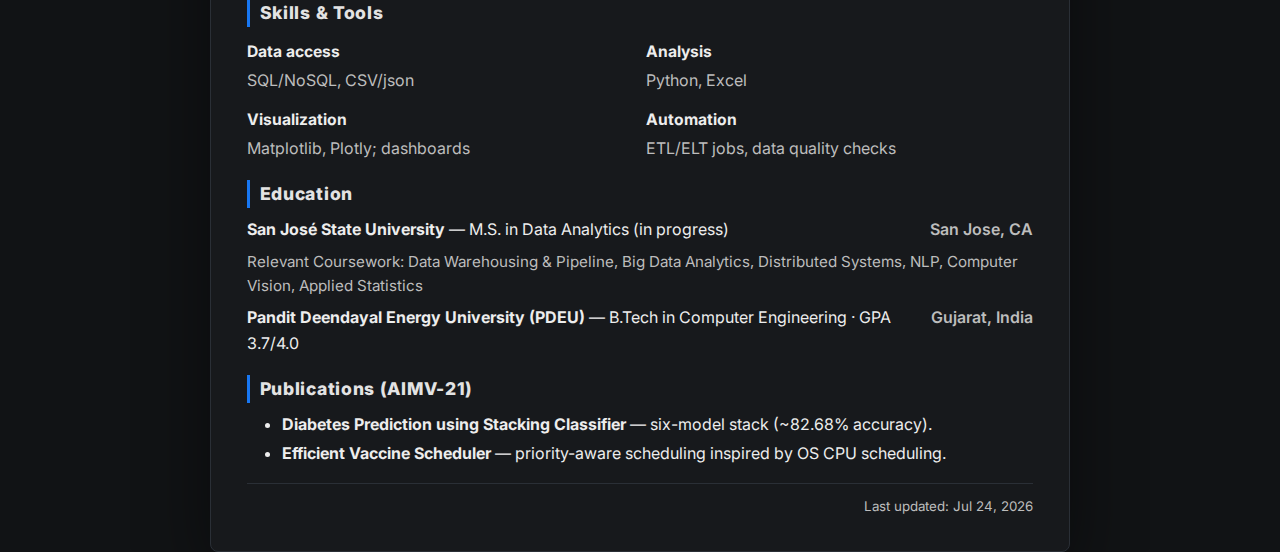
<file: resume.html>
<!doctype html>
<html lang="en">
<head>
  <meta charset="utf-8" />
  <meta http-equiv="refresh" content="0; url=index_da.html" />
  <meta name="viewport" content="width=device-width, initial-scale=1" />
  <title>Redirecting…</title>
  <link rel="canonical" href="index_da.html" />
  <script>
    // JS fallback for some browsers / crawlers
    location.replace("index_da.html");
  </script>
  <style>
    body{margin:0;display:grid;place-items:center;height:100vh;
         background:#0c1317;color:#e6edf3;font:16px/1.6 system-ui, -apple-system, Segoe UI, Roboto}
    a{color:#5ea7ff}
  </style>
</head>
<body>
  <p>Opening your resume… <a href="index_da.html">click here if you are not redirected</a>.</p>
</body>
</html>
</file>
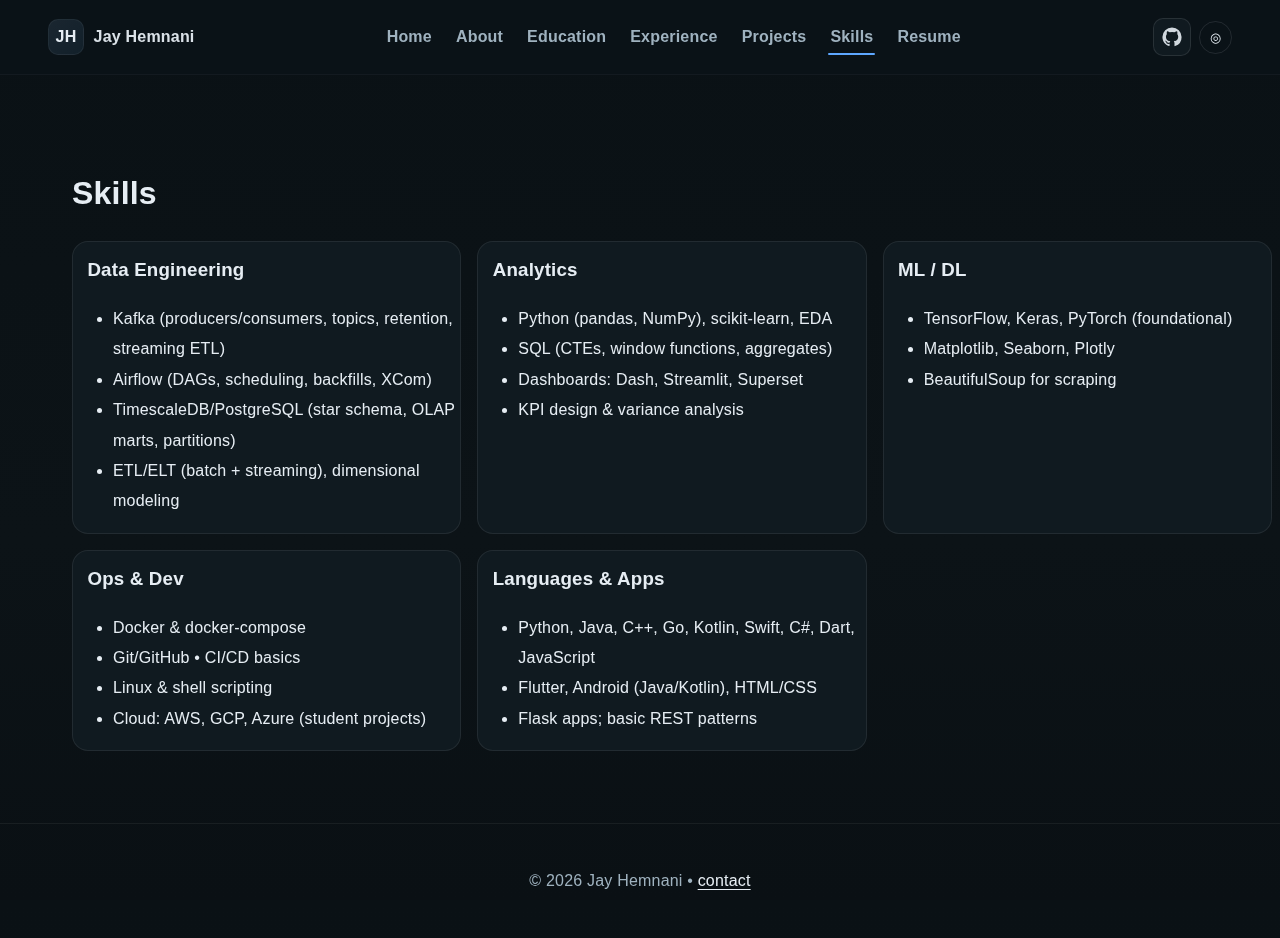
<file: skills.html>
<!doctype html>
<html lang="en" data-theme="dark">
<head>
  <meta charset="utf-8"/><meta name="viewport" content="width=device-width, initial-scale=1"/>
  <title>Skills — Jay Hemnani</title>
  <link rel="stylesheet" href="assets/style.css"/>
  <link rel="icon" href="data:image/svg+xml,%3Csvg xmlns='http://www.w3.org/2000/svg' viewBox='0 0 100 100'%3E%3Ctext y='0.82em' x='0' font-size='90'%3EJH%3C/text%3E%3C/svg%3E">
</head>
<body>
<header class="site-header">
  <a class="brand" href="index.html"><span class="brand-mark">JH</span><span class="brand-text">Jay&nbsp;Hemnani</span></a>
  <nav class="nav" aria-label="Primary">
    <button class="nav-toggle" aria-expanded="false" aria-controls="nav-list"><span class="sr-only">Menu</span><div class="burger"></div></button>
    <ul id="nav-list" class="nav-list">
      <li><a href="index.html">Home</a></li><li><a href="about.html">About</a></li><li><a href="education.html">Education</a></li><li><a href="experience.html">Experience</a></li>
      <li><a href="projects.html">Projects</a></li><li><a class="active" href="skills.html">Skills</a></li><li><a href="resume.html">Resume</a></li>
    </ul>
  </nav>
  <div class="header-right">
    <a class="iconbtn" href="https://github.com/jay-hemnani" target="_blank" rel="noopener" aria-label="GitHub">
      <svg viewBox="0 0 24 24" aria-hidden="true"><path d="M12 .5A11.5 11.5 0 0 0 .5 12c0 5.08 3.29 9.39 7.86 10.9.58.11.79-.26.79-.58v-2.1c-3.2.7-3.88-1.37-3.88-1.37-.53-1.34-1.3-1.7-1.3-1.7-1.06-.72.08-.7.08-.7 1.17.08 1.78 1.2 1.78 1.2 1.04 1.77 2.74 1.26 3.41.96.11-.76.4-1.26.73-1.55-2.55-.29-5.24-1.28-5.24-5.68 0-1.25.44-2.27 1.17-3.07-.12-.29-.51-1.46.11-3.04 0 0 .97-.31 3.18 1.17a11 11 0 0 1 5.8 0c2.21-1.48 3.18-1.17 3.18-1.17.62 1.58.23 2.75.11 3.04.73.8 1.17 1.82 1.17 3.07 0 4.41-2.69 5.39-5.25 5.68.41.36.77 1.06.77 2.14v3.17c0 .33.21.7.8.58A11.51 11.51 0 0 0 23.5 12 11.5 11.5 0 0 0 12 .5z"/></svg>
    </a>
    <button id="themeBtn" class="theme-btn" aria-label="Toggle theme">◎</button>
  </div>
</header>

<main class="page">
  <div class="wrap">
    <h1 class="reveal">Skills</h1>

    <div class="grid">
      <section class="skill-card reveal">
        <h3>Data Engineering</h3>
        <ul class="check">
          <li>Kafka (producers/consumers, topics, retention, streaming ETL)</li>
          <li>Airflow (DAGs, scheduling, backfills, XCom)</li>
          <li>TimescaleDB/PostgreSQL (star schema, OLAP marts, partitions)</li>
          <li>ETL/ELT (batch + streaming), dimensional modeling</li>
        </ul>
      </section>

      <section class="skill-card reveal">
        <h3>Analytics</h3>
        <ul class="check">
          <li>Python (pandas, NumPy), scikit-learn, EDA</li>
          <li>SQL (CTEs, window functions, aggregates)</li>
          <li>Dashboards: Dash, Streamlit, Superset</li>
          <li>KPI design & variance analysis</li>
        </ul>
      </section>

      <section class="skill-card reveal">
        <h3>ML / DL</h3>
        <ul class="check">
          <li>TensorFlow, Keras, PyTorch (foundational)</li>
          <li>Matplotlib, Seaborn, Plotly</li>
          <li>BeautifulSoup for scraping</li>
        </ul>
      </section>

      <section class="skill-card reveal">
        <h3>Ops & Dev</h3>
        <ul class="check">
          <li>Docker & docker-compose</li>
          <li>Git/GitHub • CI/CD basics</li>
          <li>Linux & shell scripting</li>
          <li>Cloud: AWS, GCP, Azure (student projects)</li>
        </ul>
      </section>

      <section class="skill-card reveal">
        <h3>Languages & Apps</h3>
        <ul class="check">
          <li>Python, Java, C++, Go, Kotlin, Swift, C#, Dart, JavaScript</li>
          <li>Flutter, Android (Java/Kotlin), HTML/CSS</li>
          <li>Flask apps; basic REST patterns</li>
        </ul>
      </section>
    </div>
  </div>
</main>

<footer class="site-footer">
  <p>© <span id="year"></span> Jay Hemnani • <a href="mailto:jodnani10@gmail.com">contact</a></p>
</footer>

<script src="assets/app.js"></script>
</body>
</html>
</file>
<file: assets/style.css>
:root{
  --bg:#0c1317;--card:#101a20;--text:#e6edf3;--muted:#9fb2bf;
  --accent:#5ea7ff;--ring:rgba(94,167,255,.35);--shadow:0 20px 60px rgba(0,0,0,.35)
}
*{box-sizing:border-box}html,body{height:100%}
html{scroll-behavior:smooth}
body{
  margin:0;color:var(--text);
  background:linear-gradient(180deg,#0a1115 0%, #0c1317 60%, #0a1014 100%);
  font:16px/1.6 Inter,ui-sans-serif,-apple-system,Segoe UI,Roboto,Arial;
  letter-spacing:.2px;opacity:0;transform:translateY(6px);
  transition:opacity .5s,transform .5s
}
body.ready{opacity:1;transform:none}
.sr-only{position:absolute;width:1px;height:1px;margin:-1px;overflow:hidden;clip:rect(0 0 0 0);border:0}

/* header */
.site-header{
  position:sticky;top:0;z-index:50;display:flex;align-items:center;gap:12px;
  justify-content:space-between;padding:18px clamp(16px,4vw,48px);
  background:rgba(12,19,23,.55);backdrop-filter:saturate(160%) blur(8px);
  border-bottom:1px solid rgba(255,255,255,.04)
}
.brand{display:flex;align-items:center;gap:.6rem;text-decoration:none;color:var(--text)}
.brand-mark{
  display:grid;place-items:center;width:36px;height:36px;border-radius:10px;
  background:linear-gradient(135deg,#1a2630,#12202a);border:1px solid rgba(255,255,255,.06);
  font-weight:800
}
.brand-text{font-weight:800;opacity:.95}
.nav-toggle{display:none;background:none;border:0;cursor:pointer}
.nav-toggle .burger{width:24px;height:2px;background:var(--text);position:relative;border-radius:2px}
.nav-toggle .burger::before,.nav-toggle .burger::after{
  content:"";position:absolute;left:0;right:0;height:2px;background:var(--text);border-radius:2px}
.nav-toggle .burger::before{top:-7px}.nav-toggle .burger::after{top:7px}
.nav-list{display:flex;gap:20px;list-style:none;margin:0;padding:0}
.nav-list a{
  color:var(--muted);text-decoration:none;font-weight:700;padding:8px 2px;position:relative;transition:color .2s}
.nav-list a::after{
  content:"";position:absolute;left:0;right:0;bottom:-2px;height:2px;background:var(--accent);
  border-radius:2px;transform:scaleX(0);transform-origin:left;transition:transform .25s}
.nav-list a:hover{color:var(--text)}
.nav-list a:hover::after,.nav-list a.active::after{transform:scaleX(1)}
.header-right{display:flex;align-items:center;gap:8px}
.iconbtn{
  display:grid;place-items:center;width:38px;height:38px;border-radius:10px;
  background:var(--card);border:1px solid rgba(255,255,255,.1)
}
.iconbtn svg{width:20px;height:20px;fill:var(--text);opacity:.9}
.theme-btn{border:1px solid rgba(255,255,255,.1);background:transparent;color:var(--text);border-radius:999px;padding:8px 10px;cursor:pointer}

@media(max-width:900px){
  .nav-toggle{display:block}
  .nav-list{
    position:fixed;inset:64px 12px auto 12px;display:none;flex-direction:column;gap:8px;padding:14px;
    background:var(--card);border:1px solid rgba(255,255,255,.08);border-radius:16px;box-shadow:0 20px 40px rgba(0,0,0,.35)}
  .nav-list.open{display:flex}
}

/* shells */
.page{padding:clamp(24px,6vw,72px)}
.card{
  width:min(1100px,92vw);margin:0 auto;background:linear-gradient(180deg,rgba(255,255,255,.02),rgba(255,255,255,0));
  border:1px solid rgba(255,255,255,.06);border-radius:24px;padding:clamp(28px,6vw,52px);
  box-shadow:var(--shadow), inset 0 1px 0 rgba(255,255,255,.03)
}
.card h1{margin:.2rem 0 1rem;font-size:clamp(28px,4vw,40px)}
.muted{color:var(--muted)}
.pills{display:flex;flex-wrap:wrap;gap:10px;margin-top:14px}
.pills span{border:1px solid rgba(255,255,255,.14);color:var(--muted);padding:6px 10px;border-radius:999px;background:rgba(255,255,255,.03);font-weight:700;font-size:14px}

/* hero (home) */
.hero{position:relative;display:grid;place-items:center;min-height:calc(100vh - 72px);padding:clamp(24px,6vw,72px);overflow:hidden}
.hero::before{
  content:"";position:absolute;inset:-10%;
  background:radial-gradient(500px at var(--mx,50%) var(--my,40%), rgba(94,167,255,.12), transparent 60%),
             radial-gradient(1000px at 20% -10%, rgba(123,183,255,.08), transparent 50%),
             radial-gradient(900px at 120% 40%, rgba(255,255,255,.04), transparent 60%);
  pointer-events:none}
.hero-inner{
  width:min(1100px,92vw);background:linear-gradient(180deg,rgba(255,255,255,.02),rgba(255,255,255,0));
  border:1px solid rgba(255,255,255,.06);border-radius:24px;padding:clamp(28px,6vw,72px);
  box-shadow:var(--shadow), inset 0 1px 0 rgba(255,255,255,.03);transform-style:preserve-3d}
.hi{color:var(--muted);margin:0 0 6px 2px}
.name{
  font-size:clamp(36px,7vw,72px);line-height:1.05;margin:.1rem 0 .8rem;font-weight:900;
  background:linear-gradient(90deg,#fff,#cfe3ff,#7bb7ff,#fff);-webkit-background-clip:text;background-clip:text;color:transparent;
  background-size:200% 100%;animation:shine 6s ease-in-out infinite}
@keyframes shine{0%{background-position:0%}50%{background-position:100%}100%{background-position:0%}}
.tagline{font-size:clamp(18px,2.3vw,26px);margin:.2rem 0 .4rem}
.accent{position:relative;font-weight:800;color:var(--text)}
.accent::after{content:"";position:absolute;left:0;right:0;bottom:-3px;height:6px;background:linear-gradient(90deg,transparent,var(--accent),transparent);filter:blur(6px);opacity:.7}
.sub{color:var(--muted);margin:0 0 12px}
.typing{display:flex;align-items:center;gap:.25rem;font-size:clamp(16px,2vw,20px);color:var(--muted);margin:.6rem 0 1.2rem}
.cursor{color:var(--text);font-weight:800;position:relative}
.cursor::after{content:"";display:inline-block;width:10px;height:1.15em;margin-left:3px;background:var(--text);animation:blink .9s steps(1) infinite;transform:translateY(2px)}
@keyframes blink{50%{opacity:0}}
.cta{display:flex;flex-wrap:wrap;gap:12px;margin:14px 0 0}
.btn{display:inline-flex;align-items:center;gap:8px;text-decoration:none;font-weight:800;border-radius:12px;padding:12px 16px}
.btn.primary{background:var(--accent);color:#04121f;box-shadow:0 10px 24px rgba(94,167,255,.25)}
.btn.ghost{background:transparent;color:var(--text);border:1px solid rgba(255,255,255,.14)}

/* 2-col */
.two{display:grid;grid-template-columns:2.2fr 1fr;gap:24px}
@media(max-width:900px){.two{grid-template-columns:1fr}}
ul.check{line-height:1.9}
.role{font-weight:700}.submeta{color:var(--muted)}ul.bullets{margin-top:.4rem;line-height:1.9}

/* grids (projects/skills) */
.wrap{width:min(1200px,94vw);margin:0 auto}
.grid{display:grid;grid-template-columns:repeat(auto-fill,minmax(320px,1fr));gap:16px}
.proj-card,.skill-card{background:var(--card);border:1px solid rgba(255,255,255,.08);border-radius:16px;overflow:hidden;display:flex;flex-direction:column}
.thumb{
  height:160px;background:linear-gradient(135deg,#16222c,#0d171e);
  display:grid;place-items:center;color:var(--muted);font-weight:700;letter-spacing:.5px
}
.proj-card h3,.skill-card h3{margin:.8rem .9rem .2rem}
.proj-card .meta{margin:0 .9rem;color:var(--muted);font-size:.94rem}
.proj-card p{margin:.2rem .9rem .9rem;color:var(--muted)}
.links{display:flex;gap:8px;margin:.2rem .9rem .9rem}
.badges{display:flex;flex-wrap:wrap;gap:8px;margin:.4rem .9rem .9rem}
.badges span{font-size:.78rem;padding:4px 8px;border-radius:999px;border:1px solid rgba(255,255,255,.12);color:var(--muted)}

/* search + tags (projects) */
.head{display:flex;flex-wrap:wrap;align-items:center;gap:12px;margin-bottom:14px}
.head h1{margin-right:auto}
.search input{
  width:min(380px,90vw);background:rgba(255,255,255,.04);color:var(--text);border:1px solid rgba(255,255,255,.1);
  border-radius:12px;padding:10px 12px;outline:none
}
.tags{display:flex;flex-wrap:wrap;gap:8px}
.tags .tag{
  background:rgba(255,255,255,.03);border:1px solid rgba(255,255,255,.12);color:var(--muted);
  border-radius:999px;padding:6px 10px;font-weight:700;cursor:pointer
}
.tags .tag.active{color:#04121f;background:var(--accent);border-color:transparent}

/* modal (projects) */
#modal{position:fixed;inset:0;display:none;align-items:flex-start;justify-content:center;padding:32px;background:rgba(5,8,12,.65);backdrop-filter:blur(8px);z-index:70}
#modal.open{display:flex}
.modal-box{
  width:min(1050px,96vw);max-height:92vh;overflow:auto;
  background:linear-gradient(180deg,rgba(255,255,255,.03),rgba(255,255,255,.01));
  border:1px solid rgba(255,255,255,.08);border-radius:20px;box-shadow:var(--shadow);padding:18px 18px 22px
}
.modal-box header{display:flex;gap:10px;align-items:center;justify-content:space-between;padding:6px 6px 10px;border-bottom:1px solid rgba(255,255,255,.06)}
.modal-title{font-size:1.35rem;font-weight:900}
.case{
  display:grid;grid-template-columns:1.45fr 1fr;gap:18px;margin-top:14px
}
@media(max-width:900px){.case{grid-template-columns:1fr}}
.case h4{margin:.2rem 0 .4rem}
.case .section{background:rgba(255,255,255,.02);border:1px solid rgba(255,255,255,.06);border-radius:14px;padding:12px}
.metrics{display:flex;flex-wrap:wrap;gap:10px}
.metric{background:rgba(94,167,255,.1);border:1px solid var(--accent);color:var(--text);padding:6px 10px;border-radius:10px;font-weight:800}
.arch{font-family:ui-monospace, SFMono-Regular, Menlo, monospace;background:#0b1115;border-radius:12px;border:1px solid rgba(255,255,255,.06);padding:12px;overflow:auto}
.links.inline{display:flex;flex-wrap:wrap;gap:8px;margin-top:8px}
.gallery{display:grid;grid-template-columns:repeat(auto-fill,minmax(240px,1fr));gap:10px}
.gallery img{width:100%;border-radius:12px;border:1px solid rgba(255,255,255,.08)}

/* reveal + widgets */
.reveal{opacity:0;transform:translateY(14px) scale(.98)}
.show{opacity:1;transform:none;transition:opacity .6s,transform .6s cubic-bezier(.2,.65,.2,1)}
.site-footer{display:grid;place-items:center;text-align:center;padding:28px;color:var(--muted);border-top:1px solid rgba(255,255,255,.06)}
.site-footer a{color:var(--text);text-underline-offset:3px}
.scrolltop{position:fixed;right:18px;bottom:18px;z-index:60;display:none;align-items:center;justify-content:center;width:44px;height:44px;border-radius:12px;background:var(--card);border:1px solid rgba(255,255,255,.12);color:var(--text);box-shadow:0 12px 24px rgba(0,0,0,.25);cursor:pointer}
.scrolltop.show{display:flex}

@media (prefers-reduced-motion:reduce){
  *{animation:none!important;transition:none!important}
  .hero::before{background:none}
}
</file>
<file: style_da.css>
/* style.css */

/* ==== Tokens ==== */
:root{
  --bg:#111315;
  --sheet:#17191c;
  --text:#ededed;
  --muted:#bdbdbd;
  --border:#2a2f36;
  --accent:#1877F2;            /* big-tech style blue */
  --accent-strong:#0a5bd3;
  --radius:8px;                /* tighter, more professional */
  --shadow:0 24px 72px rgba(0,0,0,.45);
  --font:'Inter',system-ui,Segoe UI,Roboto,Helvetica,Arial,sans-serif;
}

/* ==== Base ==== */
*{box-sizing:border-box}
html,body{height:100%}
body{margin:0;background:var(--bg);color:var(--text);font-family:var(--font);line-height:1.6;-webkit-font-smoothing:antialiased;-moz-osx-font-smoothing:grayscale}
a{color:var(--accent);text-decoration:none}
a:hover{text-decoration:underline}
a:focus-visible,button:focus-visible,summary:focus-visible{outline:3px solid var(--accent-strong);outline-offset:3px}
.skip-link{position:absolute;left:-9999px}
.skip-link:focus{left:12px;top:10px;background:#000;color:#fff;padding:.45rem .7rem;border-radius:8px;z-index:999}

/* ==== A4 Sheet ==== */
.sheet{
  margin:28px auto 64px;
  width:min(860px,100%);
  background:var(--sheet);
  border:1px solid var(--border);
  border-radius:var(--radius);
  box-shadow:var(--shadow);
  padding:32px 36px;
}
.top-accent{height:8px;background:var(--accent);border-radius:999px;margin-bottom:18px}

/* ==== Header ==== */
.resume-header{display:flex;justify-content:space-between;align-items:flex-start;gap:1rem;border-bottom:1px solid var(--border);padding-bottom:.6rem;margin-bottom:1rem}
.name{margin:0;font-size:clamp(1.9rem,4vw,2.25rem);font-weight:900;letter-spacing:.2px}
.tagline{margin:.25rem 0 0;font-weight:800;font-size:clamp(1rem,2.5vw,1.15rem);color:#d7e6ff}
.contact{display:flex;gap:.5rem;flex-wrap:wrap;justify-content:flex-end;font-style:normal}
.contact-link{color:var(--text)}
.location{color:var(--muted);width:100%;text-align:right}

/* ==== Sections ==== */
.section{margin-top:1.15rem}
.section-title{
  font-size:1.1rem;
  font-weight:800;
  letter-spacing:.04em;
  color:#e3e3e3;
  margin:0 0 .55rem;
  padding-left:.6rem;
  border-left:3px solid var(--accent); /* left accent for cleaner look */
}
.lede{margin:.25rem 0 0;color:var(--muted);max-width:72ch;text-align:justify}
.inline-list{display:flex;flex-wrap:wrap;gap:.5rem 1rem;margin:.25rem 0 0;padding-left:0;list-style:none}
.inline-list li{margin:0}
.inline-list li::before{content:"• ";color:var(--accent)}

/* ==== Experience & Lists ==== */
.item{margin:16px 0 10px}
.item-head{display:flex;justify-content:space-between;gap:12px;align-items:baseline}
.role{font-weight:800}
.submeta{color:var(--muted);font-weight:600}
.meta{color:var(--muted);font-weight:600;white-space:nowrap}
.bullets{margin:.25rem 0 .7rem 1.1rem;padding-left:1.1rem;list-style:disc}
.bullets li{margin:.35rem 0} /* a little more breathing room */
.bullets.compact{margin:.15rem 0 .45rem 1.1rem}
.bullets.compact li{margin:.22rem 0}

/* ==== Skills / Education ==== */
.cols{display:grid;grid-template-columns:repeat(2,1fr);gap:.6rem .8rem}
.cols h3{margin:.2rem 0 .25rem;font-size:.98rem}
.cols p{margin:0;color:var(--muted)}
.edu{display:grid;gap:.45rem .8rem}
.edu-row{display:flex;justify-content:space-between;gap:12px}
.edu .meta{color:var(--muted)}
.edu-row.sub{font-size:.95rem;color:var(--muted)}

/* ==== Footer ==== */
.footer{margin-top:1rem;border-top:1px solid var(--border);padding-top:.6rem;color:var(--muted);text-align:right}

/* ==== Responsive tweaks ==== */
@media (max-width:640px){
  .sheet{padding:24px 20px}
  .resume-header{flex-direction:column;gap:.4rem}
  .location{text-align:left}
  .cols{grid-template-columns:1fr}
}

/* ==== Print ==== */
@page{size:A4;margin:10mm}
@media print{
  body{background:#fff;color:#111}
  .sheet{width:auto;box-shadow:none;border:1px solid #ddd;background:#fff}
  .top-accent{background:#000}
  a{color:#000;text-decoration:underline}
  a[href^="http"]::after{content:" (" attr(href) ")";font-size:.9em} /* show URLs on print */
  .footer{text-align:left}
  .item,.edu-row{break-inside:avoid}
}

/* ==== Reduced motion ==== */
@media (prefers-reduced-motion: reduce){
  *,*::before,*::after{transition:none !important;animation:none !important}
}
</file>
